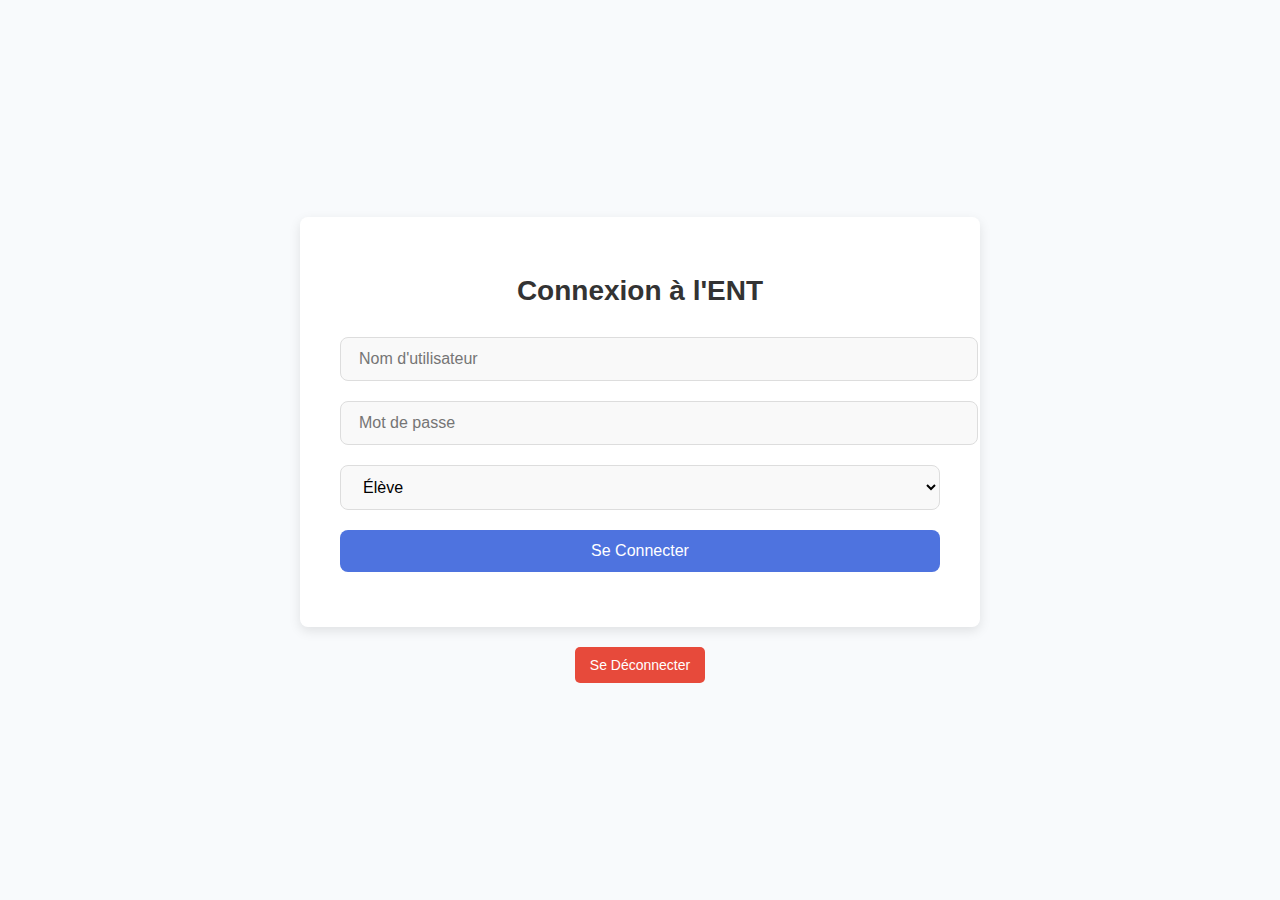
<file: index.html>
<!DOCTYPE html>
<html lang="fr">
<head>
    <meta charset="UTF-8">
    <meta name="viewport" content="width=device-width, initial-scale=1.0">
    <title>ENT - Connexion</title>
    <link rel="stylesheet" href="style.css">
</head>
<body>
    <main>
        <div class="login-container">
            <h1>Connexion à l'ENT</h1>
            <form id="loginForm">
                <div class="input-group">
                    <input type="text" id="username" placeholder="Nom d'utilisateur" required>
                </div>
                <div class="input-group">
                    <input type="password" id="password" placeholder="Mot de passe" required>
                </div>
                <div class="input-group">
                    <select id="role" required>
                        <option value="eleve">Élève</option>
                        <option value="enseignant">Enseignant</option>
                        <option value="admin">Administrateur</option>
                    </select>
                </div>
                <button type="submit" class="login-btn">Se Connecter</button>
            </form>
            <p id="error" class="error"></p>
        </div>

        <!-- Bouton de déconnexion -->
        <button class="logout-btn">Se Déconnecter</button>
    </main>

    <script src="script.js"></script>
</body>
</html>
</file>
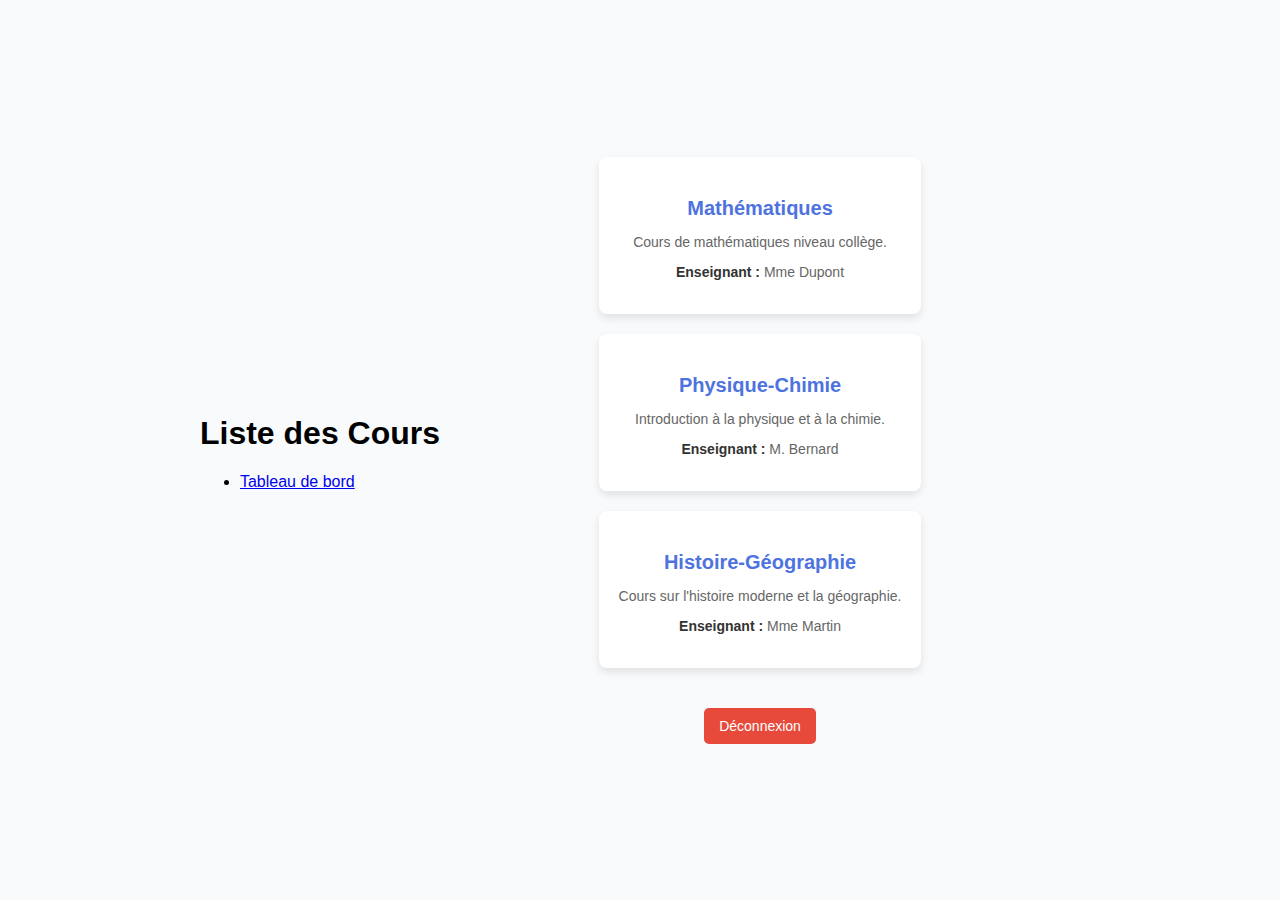
<file: cours.html>
<!DOCTYPE html>
<html lang="fr">
<head>
    <meta charset="UTF-8">
    <meta name="viewport" content="width=device-width, initial-scale=1.0">
    <title>ENT - Cours</title>
    <link rel="stylesheet" href="style.css">
</head>
<body>
    <header>
        <h1>Liste des Cours</h1>
        <nav>
            <ul>
                <li><a href="dashboard.html">Tableau de bord</a></li>
            </ul>
        </nav>
    </header>

    <main>
        <div id="courseList" class="course-container"></div>
        <button class="logout-btn" onclick="logout()">Déconnexion</button>
    </main>

    <script>
        async function fetchCourses() {
            try {
                const response = await fetch('cours.json');
                const data = await response.json();
                displayCourses(data.cours);
            } catch (error) {
                console.error('Erreur lors du chargement des cours:', error);
            }
        }

        function displayCourses(courses) {
            const courseList = document.getElementById('courseList');
            courseList.innerHTML = '';

            if (courses.length === 0) {
                courseList.innerHTML = '<p>Aucun cours disponible.</p>';
                return;
            }

            courses.forEach(course => {
                const courseItem = document.createElement('div');
                courseItem.className = 'course-item';
                courseItem.innerHTML = `
                    <h3>${course.title}</h3>
                    <p>${course.description}</p>
                    <p><strong>Enseignant :</strong> ${course.teacher}</p>
                `;
                courseList.appendChild(courseItem);
            });
        }

        fetchCourses();

        function logout() {
            localStorage.removeItem('role');
            window.location.href = 'index.html';
        }
    </script>
</body>
</html>
</file>
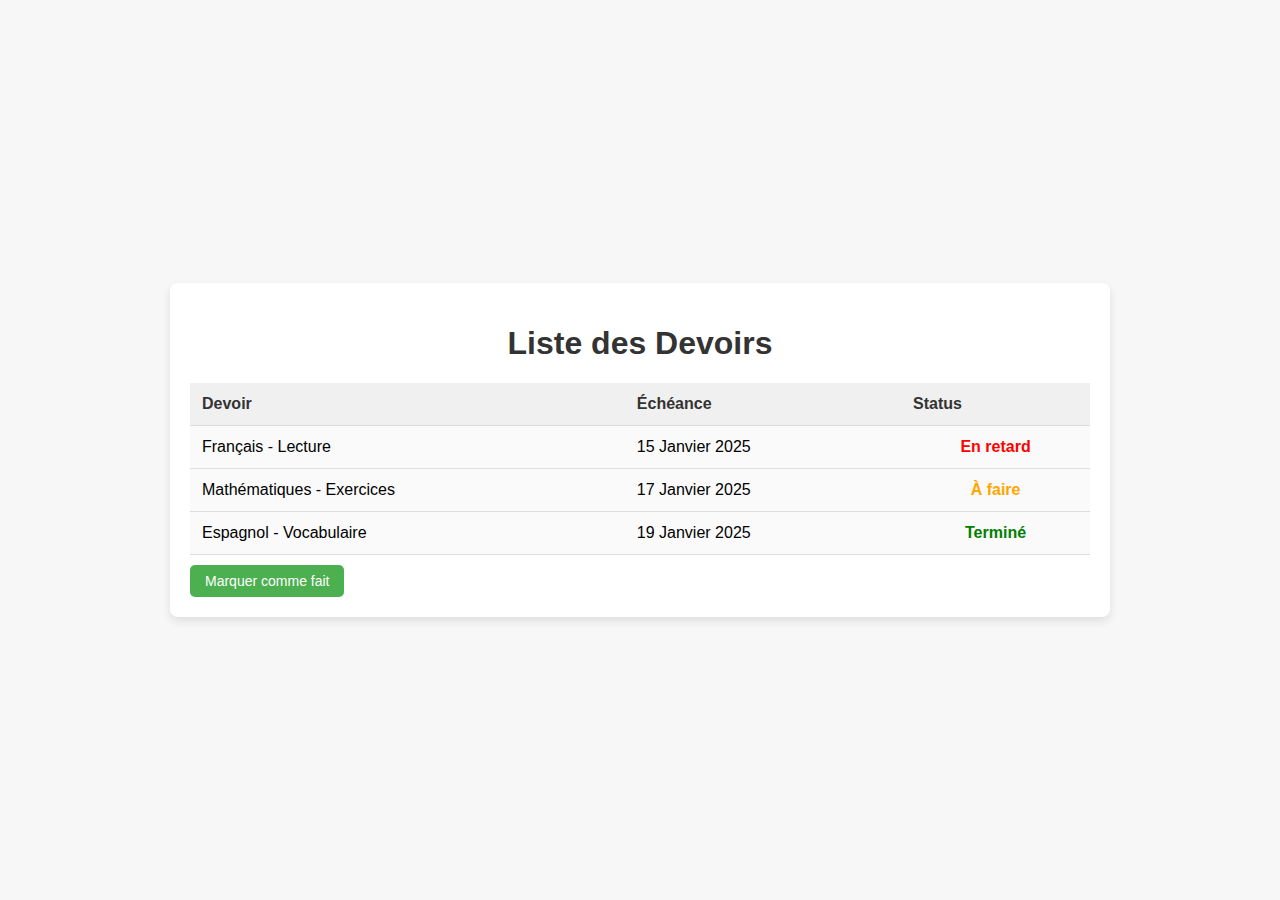
<file: devoir.html>
<!DOCTYPE html>
<html lang="fr">
<head>
  <meta charset="UTF-8">
  <meta name="viewport" content="width=device-width, initial-scale=1.0">
  <title>Devoirs à rendre</title>
  
  <!-- Styles CSS -->
  <style>
    body {
      font-family: Arial, sans-serif;
      background-color: #f7f7f7;
      margin: 0;
      padding: 0;
      display: flex;
      justify-content: center;
      align-items: center;
      height: 100vh;
    }

    .container {
      width: 80%;
      max-width: 900px;
      padding: 20px;
      background-color: white;
      border-radius: 8px;
      box-shadow: 0 4px 10px rgba(0, 0, 0, 0.1);
    }

    h1 {
      text-align: center;
      color: #333;
    }

    table {
      width: 100%;
      margin-top: 20px;
      border-collapse: collapse;
    }

    th, td {
      padding: 12px;
      text-align: left;
      border-bottom: 1px solid #ddd;
    }

    th {
      background-color: #f0f0f0;
      color: #333;
    }

    td {
      background-color: #fafafa;
    }

    .status {
      text-align: center;
      font-weight: bold;
    }

    .done {
      color: green;
    }

    .pending {
      color: orange;
    }

    .overdue {
      color: red;
    }

    .btn {
      padding: 8px 15px;
      border: none;
      background-color: #4CAF50;
      color: white;
      font-size: 14px;
      cursor: pointer;
      border-radius: 5px;
      margin-top: 10px;
    }

    .btn:hover {
      background-color: #45a049;
    }

    .add-devoir {
      margin-top: 20px;
      display: flex;
      justify-content: space-between;
    }

    .input-devoir {
      padding: 8px;
      font-size: 16px;
      width: 80%;
      border-radius: 5px;
      border: 1px solid #ddd;
    }

    .add-btn {
      background-color: #007bff;
      border: none;
      color: white;
      font-size: 16px;
      cursor: pointer;
      border-radius: 5px;
      padding: 8px 15px;
    }

    .add-btn:hover {
      background-color: #0056b3;
    }
  </style>
</head>
<body>

  <div class="container">
    <h1>Liste des Devoirs</h1>
    

    <!-- Tableau des devoirs -->
    <table id="devoirTable">
      <thead>
        <tr>
          <th>Devoir</th>
          <th>Échéance</th>
          <th>Status</th>
        </tr>
      </thead>
      <tbody>
        <tr>
          <td>Français - Lecture</td>
          <td>15 Janvier 2025</td>
          <td class="status overdue">En retard</td>
        </tr>
        <tr>
          <td>Mathématiques - Exercices</td>
          <td>17 Janvier 2025</td>
          <td class="status pending">À faire</td>
        </tr>
        <tr>
          <td>Espagnol - Vocabulaire</td>
          <td>19 Janvier 2025</td>
          <td class="status done">Terminé</td>
        </tr>
      </tbody>
    </table>
    
    <button class="btn" onclick="marquerCommeFait()">Marquer comme fait</button>
  </div>

  <script>
    function ajouterDevoir() {
      var devoirInput = document.getElementById('devoirInput').value;
      if (devoirInput) {
        var table = document.getElementById('devoirTable').getElementsByTagName('tbody')[0];
        var row = table.insertRow(table.rows.length);
        
        var cell1 = row.insertCell(0);
        var cell2 = row.insertCell(1);
        var cell3 = row.insertCell(2);
        
        cell1.innerHTML = devoirInput;
        cell2.innerHTML = 'À définir'; // Par défaut, la date est à définir
        cell3.innerHTML = '<span class="status pending">À faire</span>';
        
        document.getElementById('devoirInput').value = ''; // Réinitialiser le champ de saisie
      }
    }

    function marquerCommeFait() {
      var rows = document.getElementById('devoirTable').rows;
      for (var i = 1; i < rows.length; i++) {
        var statusCell = rows[i].cells[2];
        if (statusCell.classList.contains('pending')) {
          statusCell.innerHTML = '<span class="status done">Terminé</span>';
        }
      }
    }
  </script>

</body>
</html>
</file>
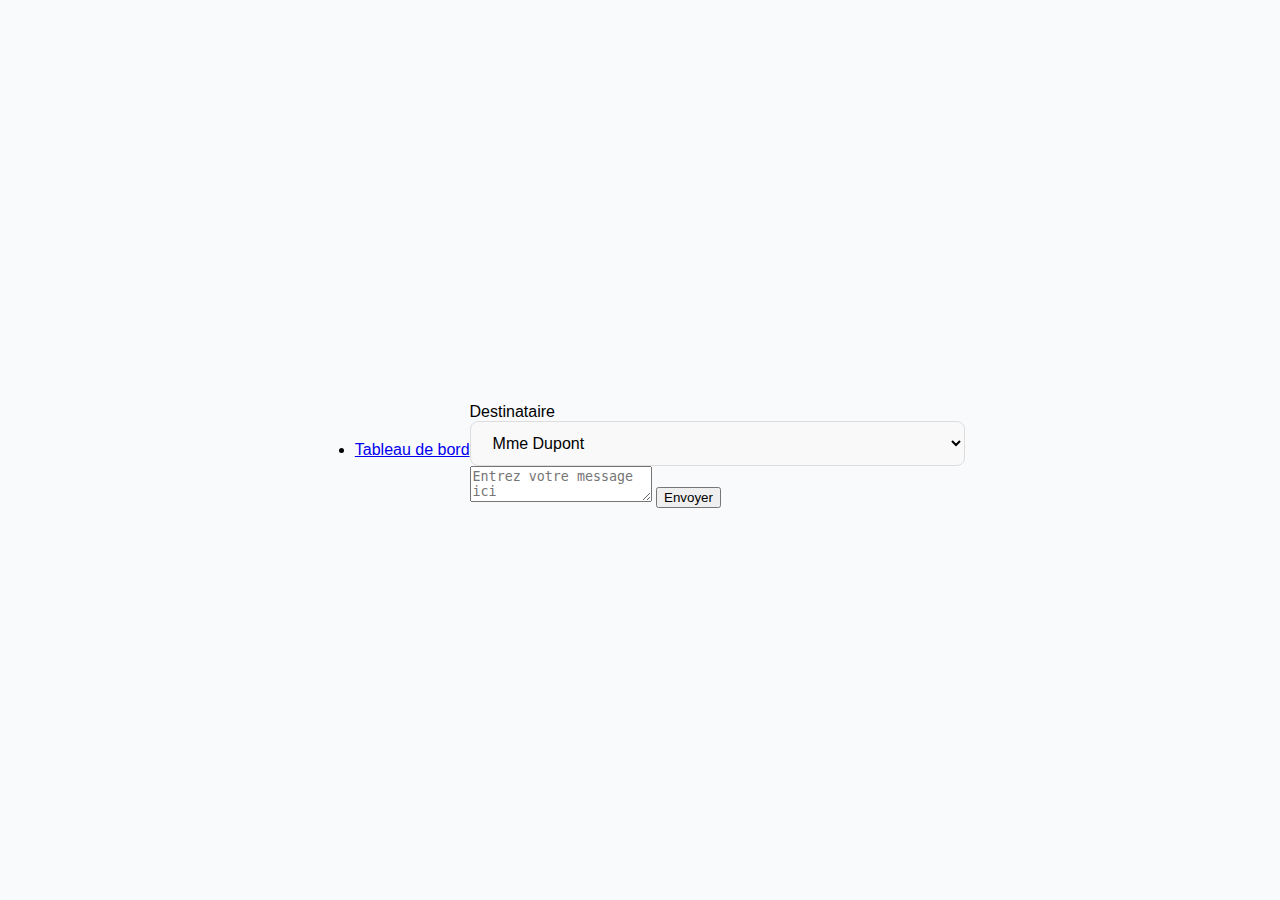
<file: messagerie.html>
<!DOCTYPE html>
<html lang="fr">
<head>
    <meta charset="UTF-8">
    <meta name="viewport" content="width=device-width, initial-scale=1.0">
    <title>Messagerie</title>
    <link rel="stylesheet" href="style.css">
</head>
<body>
    <header>
        <nav>
            <ul>
                <li><a href="dashboard.html">Tableau de bord</a></li>
            </ul>
        </nav>
    </header>
    <div class="chat-container">
        <div class="chat-content"></div> <!-- Zone pour afficher les messages -->

        <!-- Formulaire de message -->
        <form>
            <!-- Sélectionner un destinataire -->
            <label for="recipient">Destinataire</label>
            <select id="recipient">
                <option value="Mme Dupont">Mme Dupont</option>
                <option value="M. Bernard">M. Bernard</option>
                <option value="Mme Martin">Mme Martin</option>
            </select>

            <!-- Zone de saisie du message -->
            <textarea placeholder="Entrez votre message ici" required></textarea>
            <button type="submit">Envoyer</button>
        </form>
    </div>
    <script src="script.js"></script>
</body>
</html>
</file>
<file: style.css>
/* Styles généraux */
body {
    margin: 0;
    font-family: 'Arial', sans-serif;
    background-color: #f8fafc;
    display: flex;
    justify-content: center;
    align-items: center;
    height: 100vh;
}

/* Conteneur principal */
main {
    margin: 20px;
    display: flex;
    flex-direction: column;
    align-items: center;
    width: 100%;
    max-width: 600px;
}

/* Formulaire de connexion */
.login-container {
    background-color: #ffffff;
    border-radius: 8px;
    padding: 40px;
    width: 100%;
    box-shadow: 0 4px 12px rgba(0, 0, 0, 0.1);
    text-align: center;
}

.login-container h1 {
    font-size: 28px;
    color: #333;
    margin-bottom: 30px;
}

/* Groupes d'inputs */
.input-group {
    margin-bottom: 20px;
}

/* Styles des inputs et select */
input[type="text"],
input[type="password"],
select {
    width: 100%;
    padding: 12px 18px;
    border-radius: 8px;
    border: 1px solid #ddd;
    font-size: 16px;
    background-color: #f9f9f9;
    transition: border-color 0.3s ease;
}

/* Focus sur les champs */
input[type="text"]:focus,
input[type="password"]:focus,
select:focus {
    border-color: #4e73df;
    outline: none;
}

/* Style du bouton */
.login-btn {
    width: 100%;
    padding: 12px;
    background-color: #4e73df;
    color: white;
    border: none;
    border-radius: 8px;
    font-size: 16px;
    cursor: pointer;
    transition: background-color 0.3s ease;
}

/* Effet sur le bouton */
.login-btn:hover {
    background-color: #224abe;
}

/* Message d'erreur */
.error {
    color: #e74a3b;
    font-size: 14px;
    margin-top: 15px;
}

/* Bouton Déconnexion */
button.logout-btn {
    margin-top: 20px;
    background-color: #e74a3b;
    color: #fff;
    border: none;
    border-radius: 5px;
    padding: 10px 15px;
    cursor: pointer;
    font-size: 14px;
    transition: background-color 0.3s;
}

button.logout-btn:hover {
    background-color: #c0392b;
}

/* Section des cours */
.courses-container {
    margin-top: 50px;
    text-align: center;
    width: 100%;
    max-width: 800px;
}

.courses-container h2 {
    font-size: 24px;
    color: #333;
    margin-bottom: 30px;
}

/* Cours dans des rectangles arrondis */
.course-item {
    background: #fff;
    border-radius: 8px;
    box-shadow: 0 4px 8px rgba(0, 0, 0, 0.1);
    text-align: center;
    padding: 20px;
    margin-bottom: 20px;
    transition: transform 0.3s ease;
}

.course-item:hover {
    transform: translateY(-5px);
}

.course-item h3 {
    font-size: 20px;
    margin-bottom: 10px;
    color: #4e73df;
}

.course-item p {
    font-size: 14px;
    color: #666;
}

.course-item strong {
    font-weight: bold;
    color: #333;
}

/* Conteneur de messagerie */
.messaging-container {
    width: 100%;
    max-width: 800px;
    background: #fff;
    box-shadow: 0 4px 8px rgba(0, 0, 0, 0.1);
    border-radius: 8px;
    padding: 20px;
}

/* Zone de conversation */
.chat-box {
    display: flex;
    flex-direction: column;
    height: 400px;
    overflow-y: auto;
}

.chat-header h2 {
    font-size: 20px;
    margin-bottom: 10px;
    color: #4e73df;
}

.chat-content {
    flex-grow: 1;
    margin-bottom: 10px;
}

.message {
    background: #f1f1f1;
    padding: 10px;
    margin: 5px 0;
    border-radius: 10px;
    max-width: 70%;
    word-wrap: break-word;
}

.message p {
    margin: 0;
    font-size: 14px;
}

.received {
    background: #e7f3ff;
    align-self: flex-start;
}

.sent {
    background: #d1e7d1;
    align-self: flex-end;
}

/* Zone d'entrée de message */
.chat-input {
    display: flex;
    flex-direction: column;
    gap: 10px;
}

.calendar {
    display: flex;
    flex-direction: column;
    align-items: center;
    margin-top: 30px;
  }
  
  .header {
    display: flex;
    justify-content: space-between;
    width: 90%;
    font-weight: bold;
    margin-bottom: 10px;
  }
  
  .rows {
    display: flex;
    flex-direction: column;
    width: 90%;
  }
  
  .time-slot {
    display: flex;
    justify-content: space-between;
    padding: 10px;
    background-color: white;
    border: 1px solid #ddd;
    margin: 5px 0;
  }
  
  .course {
    width: 18%;
    background-color: #f0f0f0;
    padding: 5px;
    text-align: center;
    border-radius: 5px;
  }
  
  .course:nth-child(1) { background-color: lightyellow; }
  .course:nth-child(2) { background-color: lightblue; }
  .course:nth-child(3) { background-color: lightgreen; }
  .course:nth-child(4) { background-color: lightpink; }
  
  @media screen and (max-width: 600px) {
    .header {
      flex-direction: column;
      align-items: center;
    }
  
    .time-slot {
      flex-direction: column;
    }
  
    .course {
      width: 100%;
      margin: 5px 0;
    }
  }
</file>
